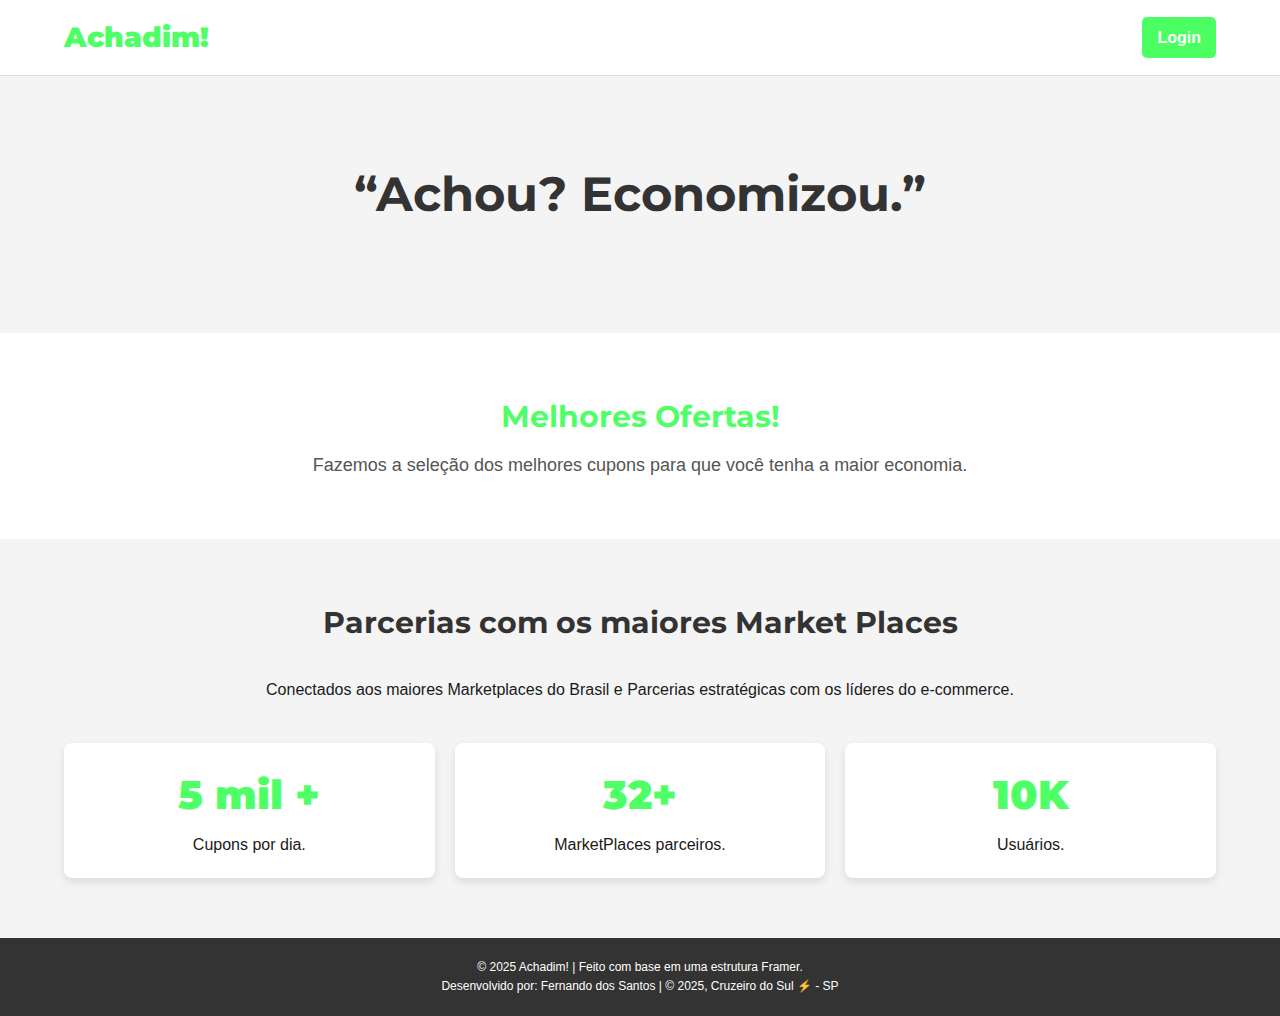
<file: index.html>
<!DOCTYPE html>
<html lang="pt-BR">
<head>
    <meta charset="UTF-8">
    <meta name="viewport" content="width=device-width, initial-scale=1.0">
    <title>Achadim! - Achou? Economizou.</title>
    <link rel="stylesheet" href="./src/styles/style.css">
    <link href="https://fonts.googleapis.com/css2?family=Montserrat:wght@400;700;900&display=swap" rel="stylesheet">
</head>
<body>

    <header>
        <nav class="container">
            <h1 class="logo">Achadim!</h1>
            <a href="../src/seções/login.html" class="login-button">Login</a>
        </nav>
    </header>

    <main>
        <section class="hero">
            <div class="container">
                <h2 class="tagline">“Achou? Economizou.”</h2>
                </div>
        </section>

        <section class="offers-highlight">
            <div class="container">
                <h3>Melhores Ofertas!</h3>
                <p>Fazemos a seleção dos melhores cupons para que você tenha a maior economia.</p>
            </div>
        </section>

        <section class="partnerships">
            <div class="container">
                <h3>Parcerias com os maiores Market Places</h3>
                <p>Conectados aos maiores Marketplaces do Brasil e Parcerias estratégicas com os líderes do e-commerce.</p>
                
                <div class="metrics">
                    <div class="metric-item">
                        <span class="number">5 mil +</span>
                        <span class="label">Cupons por dia.</span>
                    </div>
                    <div class="metric-item">
                        <span class="number">32+</span>
                        <span class="label">MarketPlaces parceiros.</span>
                    </div>
                    <div class="metric-item">
                        <span class="number">10K</span>
                        <span class="label">Usuários.</span>
                    </div>
                </div>
            </div>
        </section>
    </main>

    <!-- PEZÃO -->
    <footer>
        <div class="container">
            <p>&copy; 2025 Achadim! | Feito com base em uma estrutura Framer.</p>
            <p>Desenvolvido por: Fernando dos Santos | &copy; 2025, Cruzeiro do Sul ⚡ - SP</p>
        </div>
    </footer>
    
</body>
</html>
</file>
<file: src/styles/style.css>
/* Configurações Globais */
@import url('https://fonts.googleapis.com/css2?family=Changa+One:ital@0;1&family=Changa:wght@200..800&family=Chango&family=Jua&display=swap');
:root {
  --primary-color: #00ff22b4; /* Verde para destaque */
  --secondary-color: #333;
  --text-color: #1a1a1a;
  --background-light: #f4f4f4;
  --background-dark: #fff;
  --font-heading: 'Montserrat', sans-serif;
  --font-body: 'Arial', sans-serif;
}

* {
  margin: 0;
  padding: 0;
  box-sizing: border-box;
}

body {
  font-family: var(--font-body);
  line-height: 1.6;
  color: var(--text-color);
  background-color: var(--background-dark);
}

.container {
  width: 90%;
  max-width: 1200px;
  margin: 0 auto;
}

/* Cabeçalho (Header) */
header {
  background: var(--background-dark);
  padding: 15px 0;
  border-bottom: 1px solid #ddd;
}

header .container {
  display: flex;
  justify-content: space-between;
  align-items: center;
  background-color: var(--background-dark);
}

.logo {
  font-family: var(--font-heading);
  font-size: 28px;
  color: var(--primary-color);
  font-weight: 900;
}

.login-button {
  background-color: var(--primary-color);
  color: white;
  text-decoration: none;
  padding: 8px 15px;
  border-radius: 5px;
  font-weight: bold;
  transition: background-color 0.3s;
}

.login-button:hover {
  background-color: #cc5200;
}

/* Seção Principal (Hero) */
.hero {
  background: var(--background-light);
  padding: 80px 0;
  text-align: center;
}

.tagline {
  font-family: var(--font-heading);
  font-size: 48px;
  font-weight: 700;
  color: var(--secondary-color);
  margin-bottom: 20px;
}

/* Destaque de Ofertas */
.offers-highlight {
  padding: 60px 0;
  text-align: center;
}

.offers-highlight h3 {
  font-family: var(--font-heading);
  font-size: 30px;
  color: var(--primary-color);
  margin-bottom: 10px;
}

.offers-highlight p {
  font-size: 18px;
  color: #555;
}

/* Parcerias e Métricas */
.partnerships {
  background: var(--background-light);
  padding: 60px 0;
  text-align: center;
}

.partnerships h3 {
  font-family: var(--font-heading);
  font-size: 30px;
  color: var(--secondary-color);
  margin-bottom: 30px;
}

.metrics {
  display: flex;
  justify-content: space-around;
  gap: 20px;
  margin-top: 40px;
}

.metric-item {
  flex: 1;
  padding: 20px;
  background: white;
  border-radius: 8px;
  box-shadow: 0 4px 8px rgba(0,0,0,0.1);
}

.metric-item .number {
  display: block;
  font-family: var(--font-heading);
  font-size: 40px;
  font-weight: 900;
  color: var(--primary-color);
}

.metric-item .label {
  display: block;
  font-size: 16px;
  margin-top: 5px;
  color: var(--text-color);
}

/* Rodapé (Footer) */
footer {
  background: var(--secondary-color);
  color: white;
  text-align: center;
  padding: 20px 0;
  font-size: 12px;
}

/*Login*/
</file>
